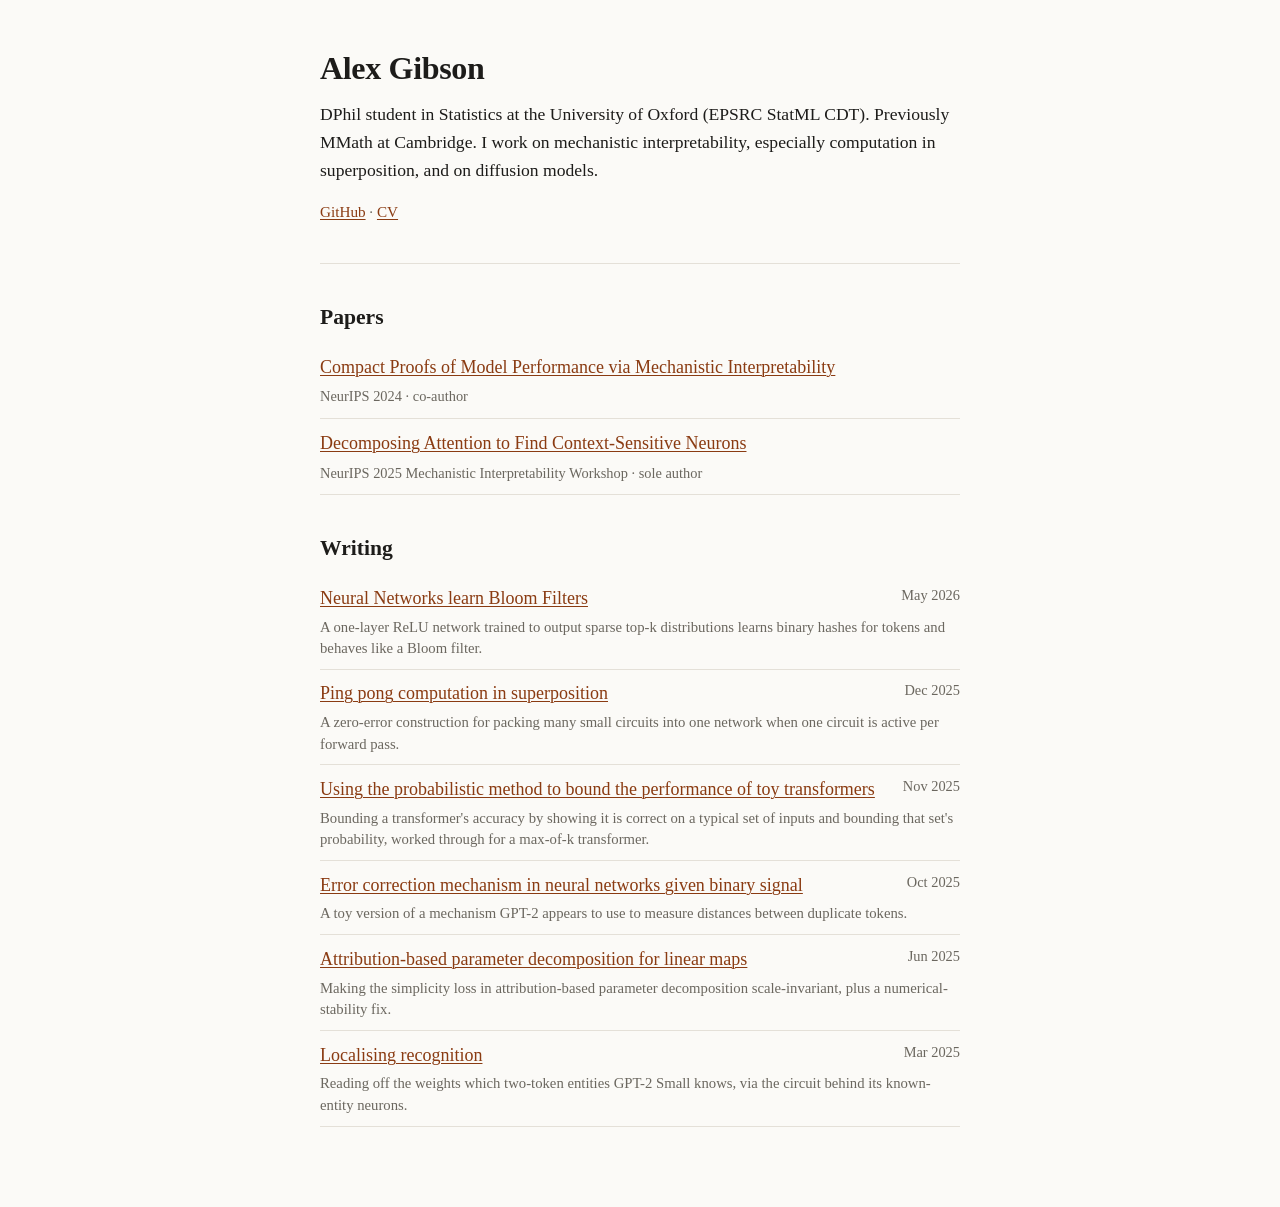
<file: index.html>
<!doctype html>
<html lang="en">
<head>
<meta charset="utf-8">
<meta name="viewport" content="width=device-width, initial-scale=1">
<title>Alex Gibson</title>
<link rel="stylesheet" href="style.css?v=3">

</head>
<body>
<main>
<header>
<h1>Alex Gibson</h1>
<p class="lede">DPhil student in Statistics at the University of Oxford (EPSRC StatML CDT). Previously MMath at Cambridge.
I work on mechanistic interpretability, especially computation in superposition, and on diffusion models.</p>
<p class="links"><a href="https://github.com/AlexGibson12">GitHub</a> · <a href="cv.pdf">CV</a></p>
</header>

<section>
<h2>Papers</h2>
<ul class="papers">
<li><a href="https://arxiv.org/abs/2406.11779">Compact Proofs of Model Performance via Mechanistic Interpretability</a><span class="venue">NeurIPS 2024 · co-author</span></li>
<li><a href="https://arxiv.org/abs/2510.03315">Decomposing Attention to Find Context-Sensitive Neurons</a><span class="venue">NeurIPS 2025 Mechanistic Interpretability Workshop · sole author</span></li>
</ul>
</section>

<section>
<h2>Writing</h2>
<ul class="posts">
<li><a href="posts/neural-networks-learn-bloom-filters.html">Neural Networks learn Bloom Filters</a><span class="date">May 2026</span><span class="desc">A one-layer ReLU network trained to output sparse top-k distributions learns binary hashes for tokens and behaves like a Bloom filter.</span></li>
<li><a href="posts/ping-pong-computation-in-superposition.html">Ping pong computation in superposition</a><span class="date">Dec 2025</span><span class="desc">A zero-error construction for packing many small circuits into one network when one circuit is active per forward pass.</span></li>
<li><a href="posts/using-the-probabilistic-method-to-bound-the-performance-of.html">Using the probabilistic method to bound the performance of toy transformers</a><span class="date">Nov 2025</span><span class="desc">Bounding a transformer's accuracy by showing it is correct on a typical set of inputs and bounding that set's probability, worked through for a max-of-k transformer.</span></li>
<li><a href="posts/error-correction-mechanism-in-neural-networks-given-binary.html">Error correction mechanism in neural networks given binary signal</a><span class="date">Oct 2025</span><span class="desc">A toy version of a mechanism GPT-2 appears to use to measure distances between duplicate tokens.</span></li>
<li><a href="posts/attribution-based-parameter-decomposition-for-linear-maps.html">Attribution-based parameter decomposition for linear maps</a><span class="date">Jun 2025</span><span class="desc">Making the simplicity loss in attribution-based parameter decomposition scale-invariant, plus a numerical-stability fix.</span></li>
<li><a href="posts/localising-recognition.html">Localising recognition</a><span class="date">Mar 2025</span><span class="desc">Reading off the weights which two-token entities GPT-2 Small knows, via the circuit behind its known-entity neurons.</span></li>
</ul>
</section>
</main>
</body>
</html>
</file>
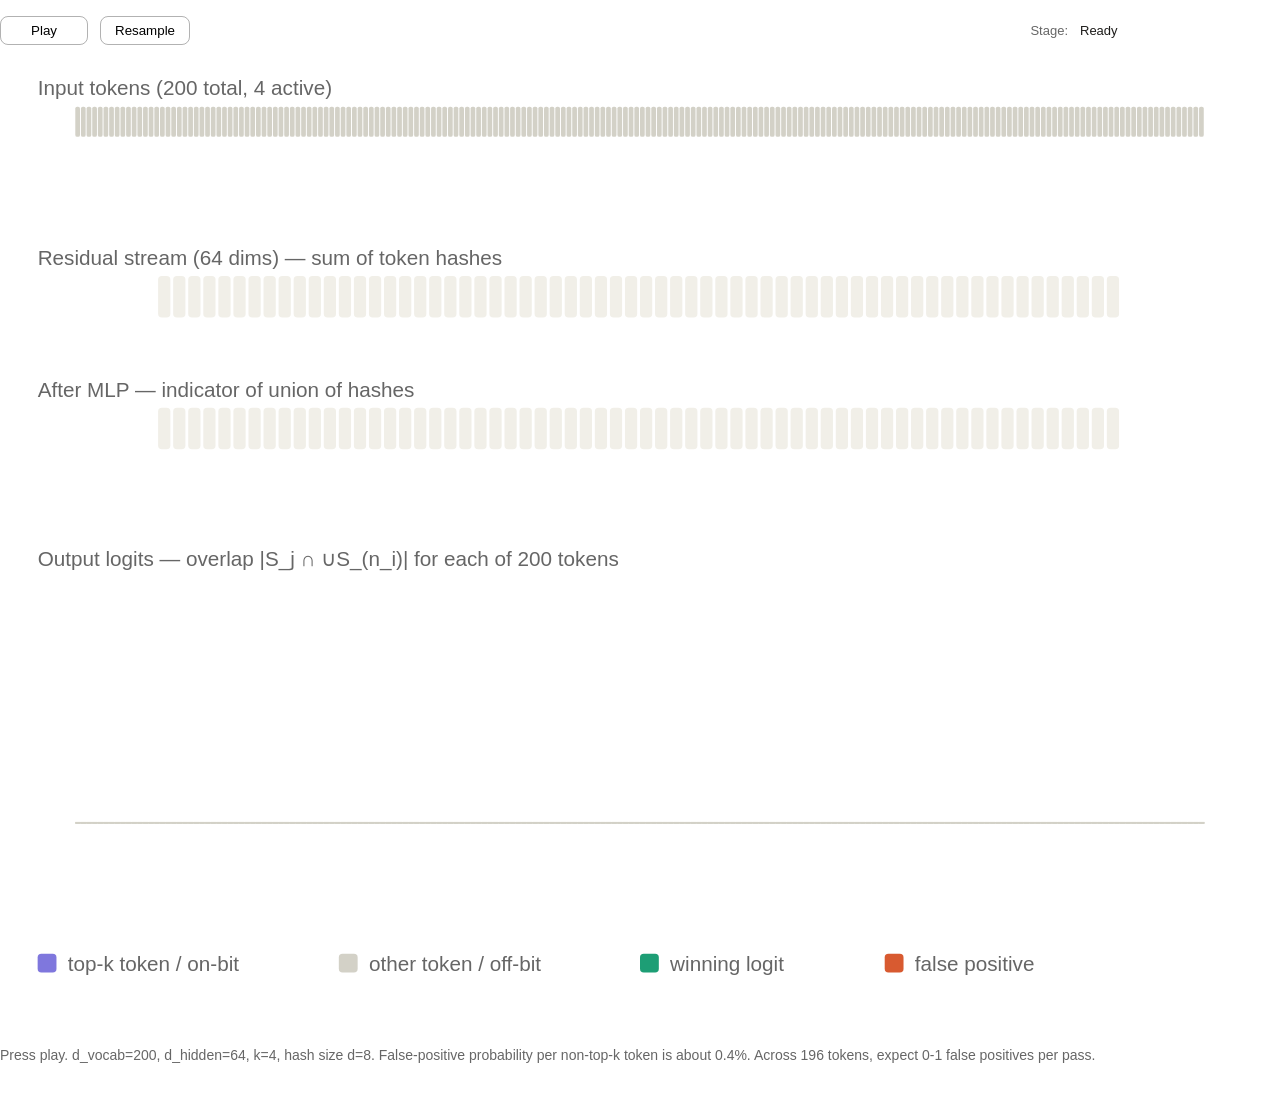
<file: posts/widgets/bloom-filter-animation.html>
<!doctype html>
<html lang="en">
<head>
<meta charset="utf-8">
<meta name="viewport" content="width=device-width, initial-scale=1">
<title>Bloom filter forward pass animation</title>
<style>html,body{margin:0;background:#fff;color:#1d1c1a}</style>
</head>
<body>
<div style="padding: 1rem 0; font-family: sans-serif;">

<div style="display: flex; align-items: center; gap: 12px; margin-bottom: 1.5rem; flex-wrap: wrap;">
  <button id="play-btn" style="min-width: 88px; padding: 6px 14px; border: 0.5px solid rgba(0,0,0,0.3); background: transparent; border-radius: 8px; cursor: pointer;">Play</button>
  <button id="reset-btn" style="padding: 6px 14px; border: 0.5px solid rgba(0,0,0,0.3); background: transparent; border-radius: 8px; cursor: pointer;">Resample</button>
  <span style="flex: 1; min-width: 80px;"></span>
  <span style="font-size: 13px; color: #666;">Stage:</span>
  <span id="stage-label" style="font-size: 13px; font-weight: 500; min-width: 200px;">Ready</span>
</div>

<svg id="bf-canvas" viewBox="0 0 680 510" xmlns="http://www.w3.org/2000/svg" style="width: 100%; height: auto; display: block;" role="img">
  <title>Bloom filter forward pass animation</title>
  <desc>Animated forward pass with d_vocab=200, d_hidden=64, k=4, hash size d=8.</desc>

  <g id="row-vocab-in" transform="translate(20, 20)">
    <text x="0" y="-6" style="font-size: 11px; fill: #666;">Input tokens (200 total, 4 active)</text>
    <g id="vocab-in-cells"></g>
  </g>

  <g id="row-residual-in" transform="translate(20, 110)">
    <text x="0" y="-6" style="font-size: 11px; fill: #666;">Residual stream (64 dims) — sum of token hashes</text>
    <g id="residual-in-cells"></g>
  </g>

  <g id="row-mlp" transform="translate(20, 180)">
    <text x="0" y="-6" style="font-size: 11px; fill: #666;">After MLP — indicator of union of hashes</text>
    <g id="mlp-cells"></g>
  </g>

  <g id="row-vocab-out" transform="translate(20, 270)">
    <text x="0" y="-6" style="font-size: 11px; fill: #666;">Output logits — overlap |S_j ∩ ∪S_(n_i)| for each of 200 tokens</text>
    <g id="vocab-out-bars"></g>
  </g>

  <g id="fp-readout" transform="translate(20, 430)">
    <text id="fp-text" x="0" y="0" style="font-size: 12px; font-weight: 500;"></text>
  </g>

  <g id="legend" transform="translate(20, 470)">
    <rect x="0" y="0" width="10" height="10" fill="#7F77DD" rx="2"/>
    <text x="16" y="9" style="font-size: 11px; fill: #666;">top-k token / on-bit</text>
    <rect x="160" y="0" width="10" height="10" fill="#D3D1C7" rx="2"/>
    <text x="176" y="9" style="font-size: 11px; fill: #666;">other token / off-bit</text>
    <rect x="320" y="0" width="10" height="10" fill="#1D9E75" rx="2"/>
    <text x="336" y="9" style="font-size: 11px; fill: #666;">winning logit</text>
    <rect x="450" y="0" width="10" height="10" fill="#D85A30" rx="2"/>
    <text x="466" y="9" style="font-size: 11px; fill: #666;">false positive</text>
  </g>
</svg>

<div id="commentary" style="margin-top: 1rem; min-height: 56px; font-size: 14px; color: #666; line-height: 1.5;">
  Press play. d_vocab=200, d_hidden=64, k=4, hash size d=8. False-positive probability per non-top-k token is approximately (kd/d_hidden)^d which is about 0.4%. Across 196 tokens, expect 0–1 false positives per pass.
</div>

<script>
(function(){
  var D_VOCAB = 200;
  var D_HIDDEN = 64;
  var K = 4;
  var HASH_SIZE = 8;
  var VOCAB_CELL_W = 3;
  var VOCAB_CELL_H = 16;
  var HIDDEN_CELL_W = 8;
  var HIDDEN_CELL_H = 22;

  var hashes = [];
  var topK = [];
  var alphas = [];
  var stage = 0;
  var playing = false;
  var timer = null;

  var stages = [
    "Ready",
    "1. Sample top-k tokens",
    "2. Each token hashes into 8 of 64 dims",
    "3. Residual stream = weighted union",
    "4. MLP collapses magnitudes to indicator",
    "5. Unembedding scores all 200 tokens",
    "6. Top-k win, false positives stand out"
  ];

  var commentary = [
    "Press play. d_vocab=200, d_hidden=64, k=4, hash size d=8. False-positive probability per non-top-k token is about 0.4%. Across 196 tokens, expect 0-1 false positives per pass.",
    "4 of 200 tokens are 'active' with weights alpha. The network's job: read the residual stream and assign mass to exactly these 4.",
    "Each token has a hash S_i, a fixed random 8-element subset of [64]. The input is alpha_i v_(n_i) summed over the 4 active tokens.",
    "After summing, dimensions hit by multiple top-k tokens are brighter. But for the read-off we want, only support matters - magnitudes are about to be discarded.",
    "ReLU(x + b) with negative bias, then subtract via mlp_out=-I, then add residual back. Result: every dim in the union = |b|, every dim outside = 0. The alpha magnitudes are gone.",
    "Each token j gets logit |S_j intersect union|. Top-k tokens score d=8 (full overlap). Non-top-k tokens score less, unless their hash happens to be entirely covered.",
    "Top-k tokens win with logit 8. Non-top-k tokens scoring 8 are Bloom filter false positives. Resample to see how often this happens - about 0.4% per token."
  ];

  function sampleHashes() {
    hashes = [];
    for (var i = 0; i < D_VOCAB; i++) {
      var idxs = [];
      var pool = [];
      for (var j = 0; j < D_HIDDEN; j++) pool.push(j);
      for (var s = 0; s < HASH_SIZE; s++) {
        var r = Math.floor(Math.random() * pool.length);
        idxs.push(pool[r]);
        pool.splice(r, 1);
      }
      idxs.sort(function(a,b){return a-b;});
      hashes.push(idxs);
    }
    var pool2 = [];
    for (var i2 = 0; i2 < D_VOCAB; i2++) pool2.push(i2);
    topK = [];
    for (var s2 = 0; s2 < K; s2++) {
      var r2 = Math.floor(Math.random() * pool2.length);
      topK.push(pool2[r2]);
      pool2.splice(r2, 1);
    }
    topK.sort(function(a,b){return a-b;});
    alphas = topK.map(function(){ return 0.5 + Math.random() * 2.5; });
  }

  function setStageLabel() {
    document.getElementById("stage-label").textContent = stages[stage] || "";
    document.getElementById("commentary").textContent = commentary[stage] || "";
  }

  function render() {
    renderVocabIn();
    renderResidualIn();
    renderMLP();
    renderVocabOut();
    renderFpReadout();
  }

  function renderVocabIn() {
    var g = document.getElementById("vocab-in-cells");
    g.innerHTML = "";
    var totalW = D_VOCAB * VOCAB_CELL_W;
    var offsetX = (640 - totalW) / 2;
    for (var i = 0; i < D_VOCAB; i++) {
      var isTop = topK.indexOf(i) >= 0;
      var fill = (stage >= 1 && isTop) ? "#7F77DD" : "#D3D1C7";
      var x = offsetX + i * VOCAB_CELL_W;
      var r = document.createElementNS("http://www.w3.org/2000/svg", "rect");
      r.setAttribute("x", x);
      r.setAttribute("y", 0);
      r.setAttribute("width", VOCAB_CELL_W - 0.5);
      r.setAttribute("height", VOCAB_CELL_H);
      r.setAttribute("rx", 1);
      r.setAttribute("fill", fill);
      g.appendChild(r);
    }
    if (stage >= 1) {
      for (var s = 0; s < K; s++) {
        var ii = topK[s];
        var xx = offsetX + ii * VOCAB_CELL_W + VOCAB_CELL_W / 2;
        var t = document.createElementNS("http://www.w3.org/2000/svg", "text");
        t.setAttribute("x", xx);
        t.setAttribute("y", VOCAB_CELL_H + 14);
        t.setAttribute("text-anchor", "middle");
        t.setAttribute("style", "font-size: 9px; fill: #666;");
        t.textContent = "a=" + alphas[s].toFixed(1);
        g.appendChild(t);
      }
    }
  }

  function residualValues() {
    var v = [];
    for (var j = 0; j < D_HIDDEN; j++) v.push(0);
    if (stage < 2) return v;
    for (var s = 0; s < K; s++) {
      var tok = topK[s];
      var a = alphas[s];
      var h = hashes[tok];
      for (var hi = 0; hi < h.length; hi++) v[h[hi]] += a;
    }
    return v;
  }

  function renderResidualIn() {
    var g = document.getElementById("residual-in-cells");
    g.innerHTML = "";
    var v = residualValues();
    var max = 0.001;
    for (var k = 0; k < v.length; k++) if (v[k] > max) max = v[k];
    var totalW = D_HIDDEN * HIDDEN_CELL_W;
    var offsetX = (640 - totalW) / 2;
    for (var j = 0; j < D_HIDDEN; j++) {
      var x = offsetX + j * HIDDEN_CELL_W;
      var fill = "#F1EFE8";
      if (stage >= 2 && v[j] > 0) {
        var intensity = v[j] / max;
        if (intensity > 0.66) fill = "#534AB7";
        else if (intensity > 0.33) fill = "#7F77DD";
        else fill = "#AFA9EC";
      }
      var r = document.createElementNS("http://www.w3.org/2000/svg", "rect");
      r.setAttribute("x", x);
      r.setAttribute("y", 0);
      r.setAttribute("width", HIDDEN_CELL_W - 1.5);
      r.setAttribute("height", HIDDEN_CELL_H);
      r.setAttribute("rx", 2);
      r.setAttribute("fill", fill);
      g.appendChild(r);
    }
  }

  function unionMask() {
    var u = [];
    for (var j = 0; j < D_HIDDEN; j++) u.push(0);
    for (var s = 0; s < K; s++) {
      var h = hashes[topK[s]];
      for (var hi = 0; hi < h.length; hi++) u[h[hi]] = 1;
    }
    return u;
  }

  function renderMLP() {
    var g = document.getElementById("mlp-cells");
    g.innerHTML = "";
    var totalW = D_HIDDEN * HIDDEN_CELL_W;
    var offsetX = (640 - totalW) / 2;
    var u = unionMask();
    for (var j = 0; j < D_HIDDEN; j++) {
      var x = offsetX + j * HIDDEN_CELL_W;
      var fill = "#F1EFE8";
      if (stage >= 4) fill = u[j] ? "#534AB7" : "#F1EFE8";
      else if (stage === 3) fill = u[j] ? "#AFA9EC" : "#F1EFE8";
      var r = document.createElementNS("http://www.w3.org/2000/svg", "rect");
      r.setAttribute("x", x);
      r.setAttribute("y", 0);
      r.setAttribute("width", HIDDEN_CELL_W - 1.5);
      r.setAttribute("height", HIDDEN_CELL_H);
      r.setAttribute("rx", 2);
      r.setAttribute("fill", fill);
      g.appendChild(r);
    }
  }

  function logits() {
    var u = unionMask();
    var out = [];
    for (var i = 0; i < D_VOCAB; i++) {
      var dot = 0;
      var h = hashes[i];
      for (var hi = 0; hi < h.length; hi++) if (u[h[hi]]) dot += 1;
      out.push(dot);
    }
    return out;
  }

  function countFalsePositives() {
    var logs = logits();
    var count = 0;
    for (var i = 0; i < D_VOCAB; i++) {
      if (topK.indexOf(i) < 0 && logs[i] === HASH_SIZE) count++;
    }
    return count;
  }

  function renderVocabOut() {
    var g = document.getElementById("vocab-out-bars");
    g.innerHTML = "";
    var totalW = D_VOCAB * VOCAB_CELL_W;
    var offsetX = (640 - totalW) / 2;
    var maxBarH = 130;
    var logs = (stage >= 5) ? logits() : (function(){ var a=[]; for(var i=0;i<D_VOCAB;i++) a.push(0); return a; })();
    var maxL = HASH_SIZE;

    for (var i = 0; i < D_VOCAB; i++) {
      var x = offsetX + i * VOCAB_CELL_W;
      var isTop = topK.indexOf(i) >= 0;
      var h = (logs[i] / maxL) * maxBarH;
      var fill = "#D3D1C7";
      if (stage >= 6) {
        if (logs[i] === maxL) fill = isTop ? "#1D9E75" : "#D85A30";
        else if (logs[i] >= maxL - 1) fill = "#9FE1CB";
        else if (logs[i] > 0) fill = "#E1F5EE";
        else fill = "#F1EFE8";
      } else if (stage === 5) {
        if (isTop) fill = "#7F77DD";
        else if (logs[i] > 0) fill = "#AFA9EC";
        else fill = "#F1EFE8";
      }
      var baseY = maxBarH;
      var r = document.createElementNS("http://www.w3.org/2000/svg", "rect");
      r.setAttribute("x", x);
      r.setAttribute("y", baseY - h);
      r.setAttribute("width", VOCAB_CELL_W - 0.3);
      r.setAttribute("height", Math.max(1, h));
      r.setAttribute("fill", fill);
      g.appendChild(r);
    }

    var baseline = document.createElementNS("http://www.w3.org/2000/svg", "rect");
    baseline.setAttribute("x", offsetX);
    baseline.setAttribute("y", maxBarH);
    baseline.setAttribute("width", totalW);
    baseline.setAttribute("height", 1);
    baseline.setAttribute("fill", "#D3D1C7");
    g.appendChild(baseline);
  }

  function renderFpReadout() {
    var t = document.getElementById("fp-text");
    if (stage < 6) { t.textContent = ""; return; }
    var fp = countFalsePositives();
    if (fp === 0) {
      t.setAttribute("fill", "#0F6E56");
      t.textContent = "Clean pass: 0 false positives.";
    } else {
      t.setAttribute("fill", "#993C1D");
      t.textContent = fp + " false positive" + (fp === 1 ? "" : "s") + " on this pass.";
    }
  }

  function step() {
    stage = Math.min(stage + 1, stages.length - 1);
    setStageLabel();
    render();
    if (stage >= stages.length - 1) {
      playing = false;
      document.getElementById("play-btn").textContent = "Replay";
      clearInterval(timer);
    }
  }

  function play() {
    if (stage >= stages.length - 1) { stage = 0; render(); }
    playing = true;
    document.getElementById("play-btn").textContent = "Pause";
    timer = setInterval(function(){ if (!playing) { clearInterval(timer); return; } step(); }, 1700);
  }

  function pause() {
    playing = false;
    document.getElementById("play-btn").textContent = "Play";
    clearInterval(timer);
  }

  function reset() {
    pause();
    sampleHashes();
    stage = 0;
    setStageLabel();
    render();
  }

  document.getElementById("play-btn").addEventListener("click", function(){ if (playing) pause(); else play(); });
  document.getElementById("reset-btn").addEventListener("click", reset);

  sampleHashes();
  setStageLabel();
  render();
})();
</script>

</div>

</body>
</html>
</file>
<file: style.css>
:root {
  --bg: #fbfaf7;
  --fg: #1d1c1a;
  --muted: #6b675f;
  --rule: #e4e0d8;
  --link: #8a3b12;
  --code-bg: #f1eee8;
}
@media (prefers-color-scheme: dark) {
  :root {
    --bg: #161514;
    --fg: #e8e5df;
    --muted: #9b968c;
    --rule: #2e2c29;
    --link: #e39a6d;
    --code-bg: #232120;
  }
  img { background: #fff; border-radius: 3px; }
}

* { box-sizing: border-box; }
html { -webkit-text-size-adjust: 100%; }
body {
  margin: 0;
  background: var(--bg);
  color: var(--fg);
  font-family: Charter, "Bitstream Charter", "Iowan Old Style", "Sitka Text", Cambria, Georgia, serif;
  font-size: 18px;
  line-height: 1.6;
}
main { max-width: 42rem; margin: 0 auto; padding: 3rem 16px 5rem; }

a { color: var(--link); text-decoration-thickness: 1px; text-underline-offset: 2px; }
a:hover { text-decoration-thickness: 2px; }

h1, h2, h3, h4 { line-height: 1.25; font-weight: 600; }
h1 { font-size: 2rem; margin: 0 0 0.5rem; letter-spacing: -0.01em; }
h2 { font-size: 1.35rem; margin: 2.5rem 0 0.75rem; }
h3 { font-size: 1.1rem; margin: 2rem 0 0.5rem; }
h2 strong, h3 strong { font-weight: inherit; }

nav { font-size: 0.95rem; margin-bottom: 2.5rem; }
nav a { color: var(--muted); text-decoration: none; }
nav a:hover { color: var(--link); }

.meta, .lede + .links, .date, .venue { color: var(--muted); }
.meta { font-size: 0.95rem; margin: 0 0 2.5rem; }
.lede { font-size: 1.1rem; margin: 0.75rem 0; }
.links { font-size: 0.95rem; }

header { padding-bottom: 1.5rem; border-bottom: 1px solid var(--rule); }

ul.posts, ul.papers { list-style: none; padding: 0; margin: 0; }
ul.posts li, ul.papers li {
  display: flex; flex-wrap: wrap; justify-content: space-between; gap: 0.25rem 1rem;
  padding: 0.6rem 0; border-bottom: 1px solid var(--rule);
}
ul.papers li { flex-direction: column; }
.date, .venue { font-size: 0.9rem; white-space: nowrap; font-variant-numeric: tabular-nums; }
.venue { white-space: normal; }

article img { display: block; max-width: 100%; height: auto; margin: 1.5rem auto 0.5rem; }
article table { border-collapse: collapse; margin: 1.5rem 0; font-size: 0.95rem; display: block; overflow-x: auto; }
article th, article td { border: 1px solid var(--rule); padding: 0.35rem 0.6rem; text-align: left; }
article pre { background: var(--code-bg); padding: 0.9rem 1rem; overflow-x: auto; border-radius: 4px; font-size: 0.85rem; line-height: 1.45; }
article code { font-size: 0.88em; }
article blockquote { margin: 1.5rem 0; padding-left: 1rem; border-left: 3px solid var(--rule); color: var(--muted); }
.katex { font-size: 1.05em; }
.katex-display { overflow-x: auto; overflow-y: hidden; }
.footnote { font-size: 0.9rem; color: var(--muted); margin-top: 3rem; }
.footnote hr { border: 0; border-top: 1px solid var(--rule); }
article iframe.widget { display: block; width: 100%; aspect-ratio: 680 / 600; border: 1px solid var(--rule); border-radius: 4px; margin: 1.5rem 0; background: #fff; }
ul.posts li .desc { flex-basis: 100%; font-size: 0.92rem; color: var(--muted); line-height: 1.45; }

/* charts */
figure.chart { margin: 1.75rem 0; }
figure.chart svg { display: block; width: 100%; height: auto; overflow: visible; }
figure.chart .bar.in { fill: var(--link); }
figure.chart .bar.out { fill: var(--muted); opacity: 0.45; }
figure.chart .bar:hover { opacity: 1; filter: brightness(1.15); }
figure.chart .grid { stroke: var(--rule); stroke-width: 1; }
figure.chart .axis { stroke: var(--muted); stroke-width: 1; }
figure.chart .tick, figure.chart .axis-label { fill: var(--muted); font-size: 12px; font-family: inherit; }
figure.chart .direct { fill: var(--fg); font-size: 13px; font-family: inherit; }
figure.chart .bracket { fill: none; stroke: var(--fg); stroke-width: 1; }
figure.chart figcaption, figure figcaption { font-size: 0.9rem; color: var(--muted); margin-top: 0.5rem; text-align: center; }

/* interactive figures */
.widget-fig { margin: 2rem 0; }
.widget-fig button, .widget-fig select {
  font: inherit; font-size: 0.85rem; color: var(--fg); background: transparent;
  border: 1px solid var(--rule); border-radius: 6px; padding: 0.2rem 0.7rem; cursor: pointer;
}
.widget-fig button:hover { border-color: var(--muted); }
.widget-fig label { font-size: 0.85rem; color: var(--muted); display: inline-flex; align-items: center; gap: 0.4rem; }
.widget-fig output { font-variant-numeric: tabular-nums; min-width: 2.8rem; color: var(--fg); }
.widget-fig svg { display: block; width: 100%; height: auto; }
.pp-controls, .tp-controls { display: flex; flex-wrap: wrap; align-items: center; gap: 0.6rem 0.9rem; margin-bottom: 0.75rem; }
.pp-status, .tp-status { font-size: 0.9rem; color: var(--muted); min-height: 2.8em; margin: 0.5rem 0 0; }

/* ping-pong: white panel so white = inactive and black = active, as in the caption */
.pp-panel { background: #fff; border-radius: 4px; padding: 6px; }
.pp-on { fill: #111; stroke: #999; stroke-width: 0.5; }
.pp-off { fill: #fff; stroke: #bbb; stroke-width: 0.5; }
.pp-block { fill: none; stroke: #d6245a; stroke-width: 2; }
.pp-killed { stroke-dasharray: 4 3; opacity: 0.5; }
.pp-oh { fill: none; stroke: #111; stroke-width: 1.2; }
.pp-arrow { stroke: #111; stroke-width: 1.4; }
.pp-bias { stroke: #2fbf4a; stroke-width: 1.4; stroke-dasharray: 5 4; }
.pp-txt { fill: #333; font-size: 12px; font-family: inherit; }
.pp-small { font-size: 11px; fill: #666; }

/* twisted pair */
.tp-exact { fill: var(--link); opacity: 0.08; }
.tp-grid { stroke: var(--rule); stroke-width: 1; }
.tp-axis { stroke: var(--muted); stroke-width: 1; }
.tp-tick { fill: var(--muted); font-size: 12px; font-family: inherit; }
.tp-label { fill: var(--fg); font-size: 12px; font-family: inherit; }
.tp-curve { fill: none; stroke: var(--link); stroke-width: 2; }
.tp-cursor { stroke: var(--muted); stroke-dasharray: 3 3; }
.tp-dot { fill: var(--link); stroke: var(--bg); stroke-width: 2; }
.tp-bar { fill: var(--muted); opacity: 0.55; }
.tp-bar-diff { fill: var(--link); }
input[type=range] { accent-color: var(--link); width: 9rem; }
</file>
